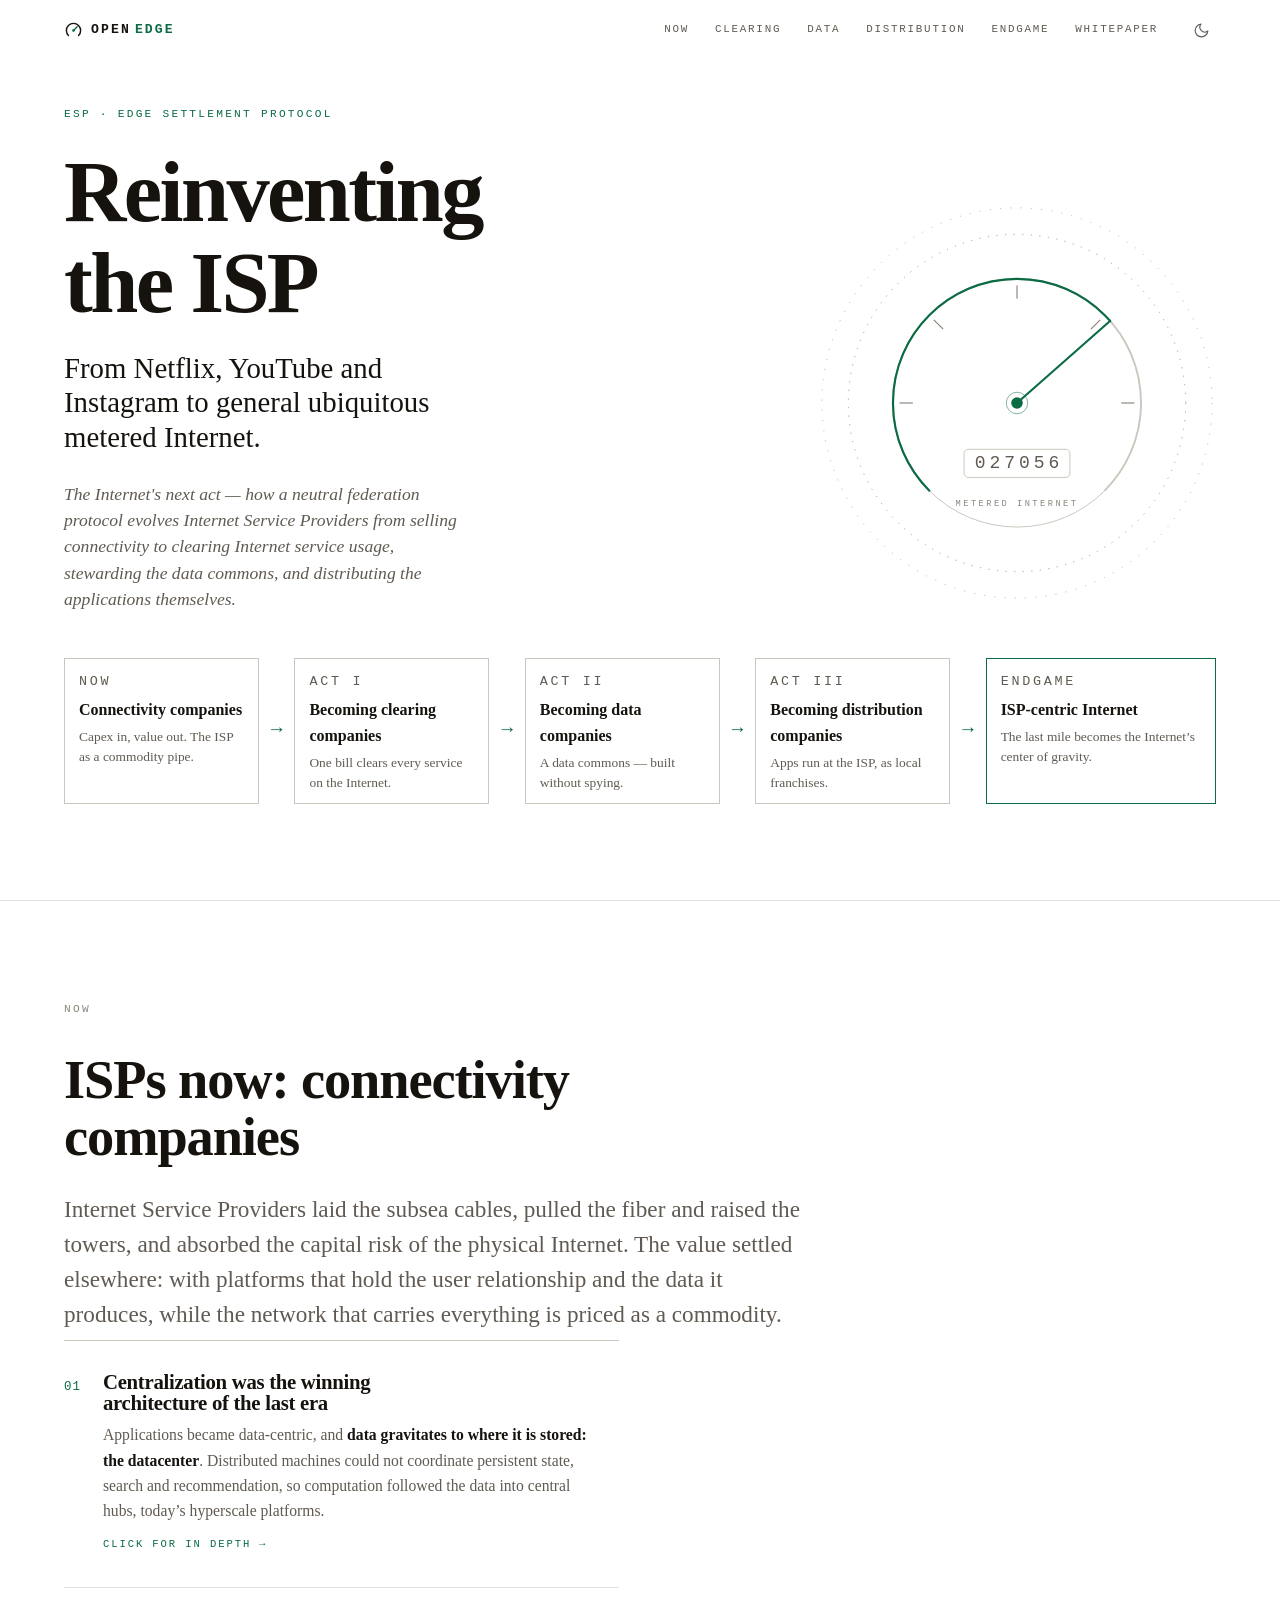
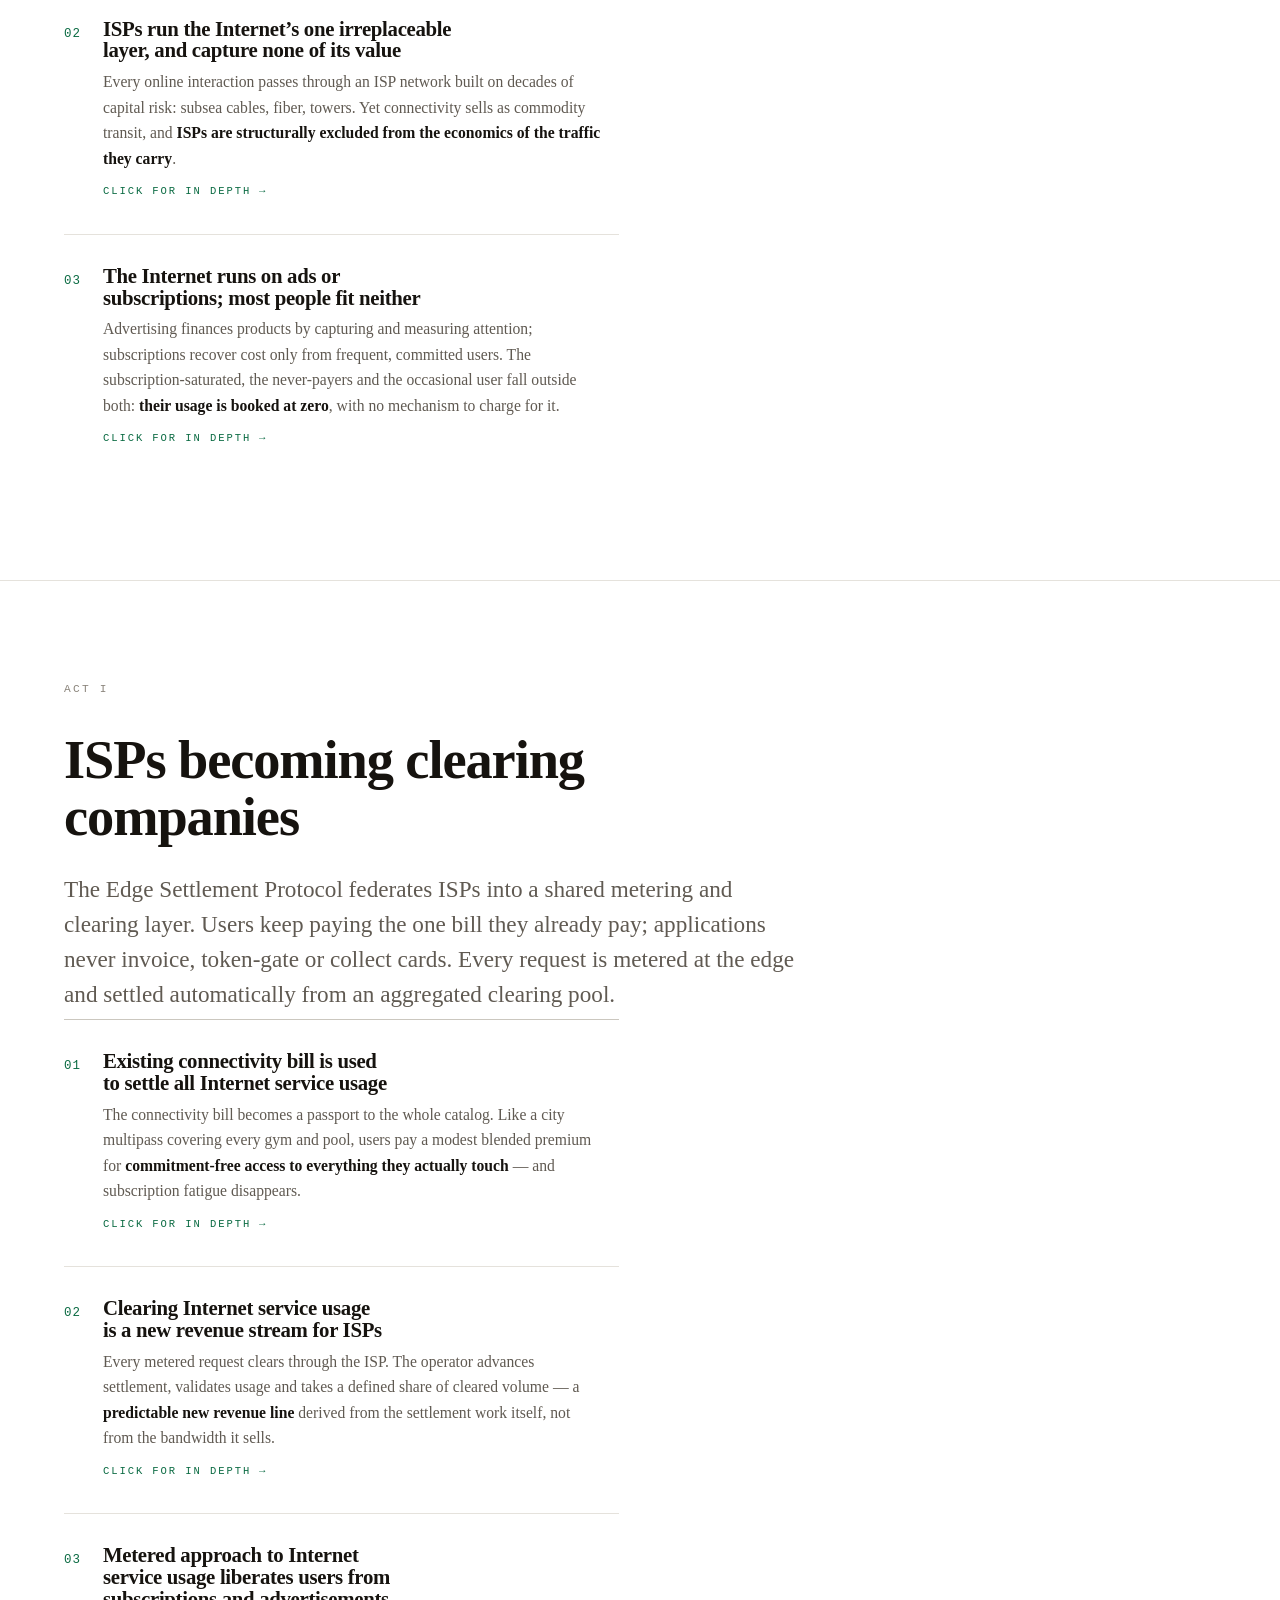
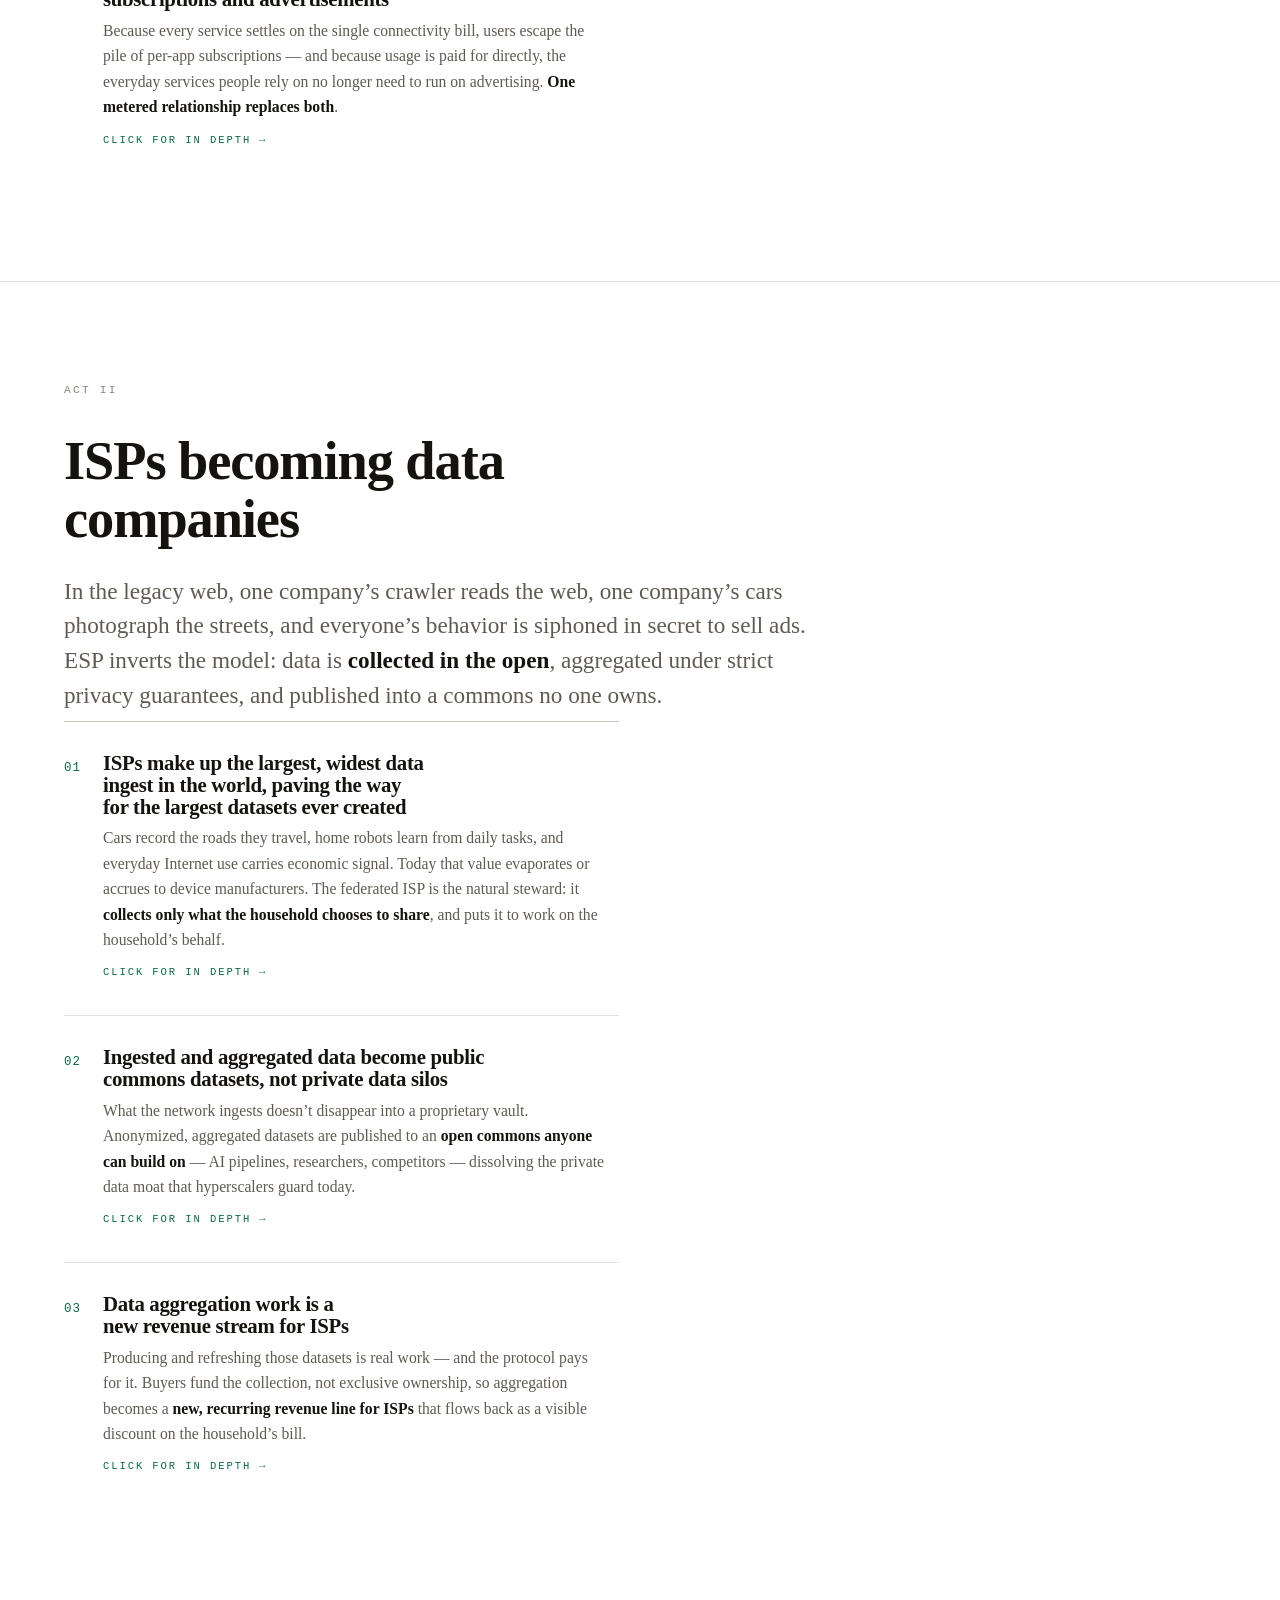
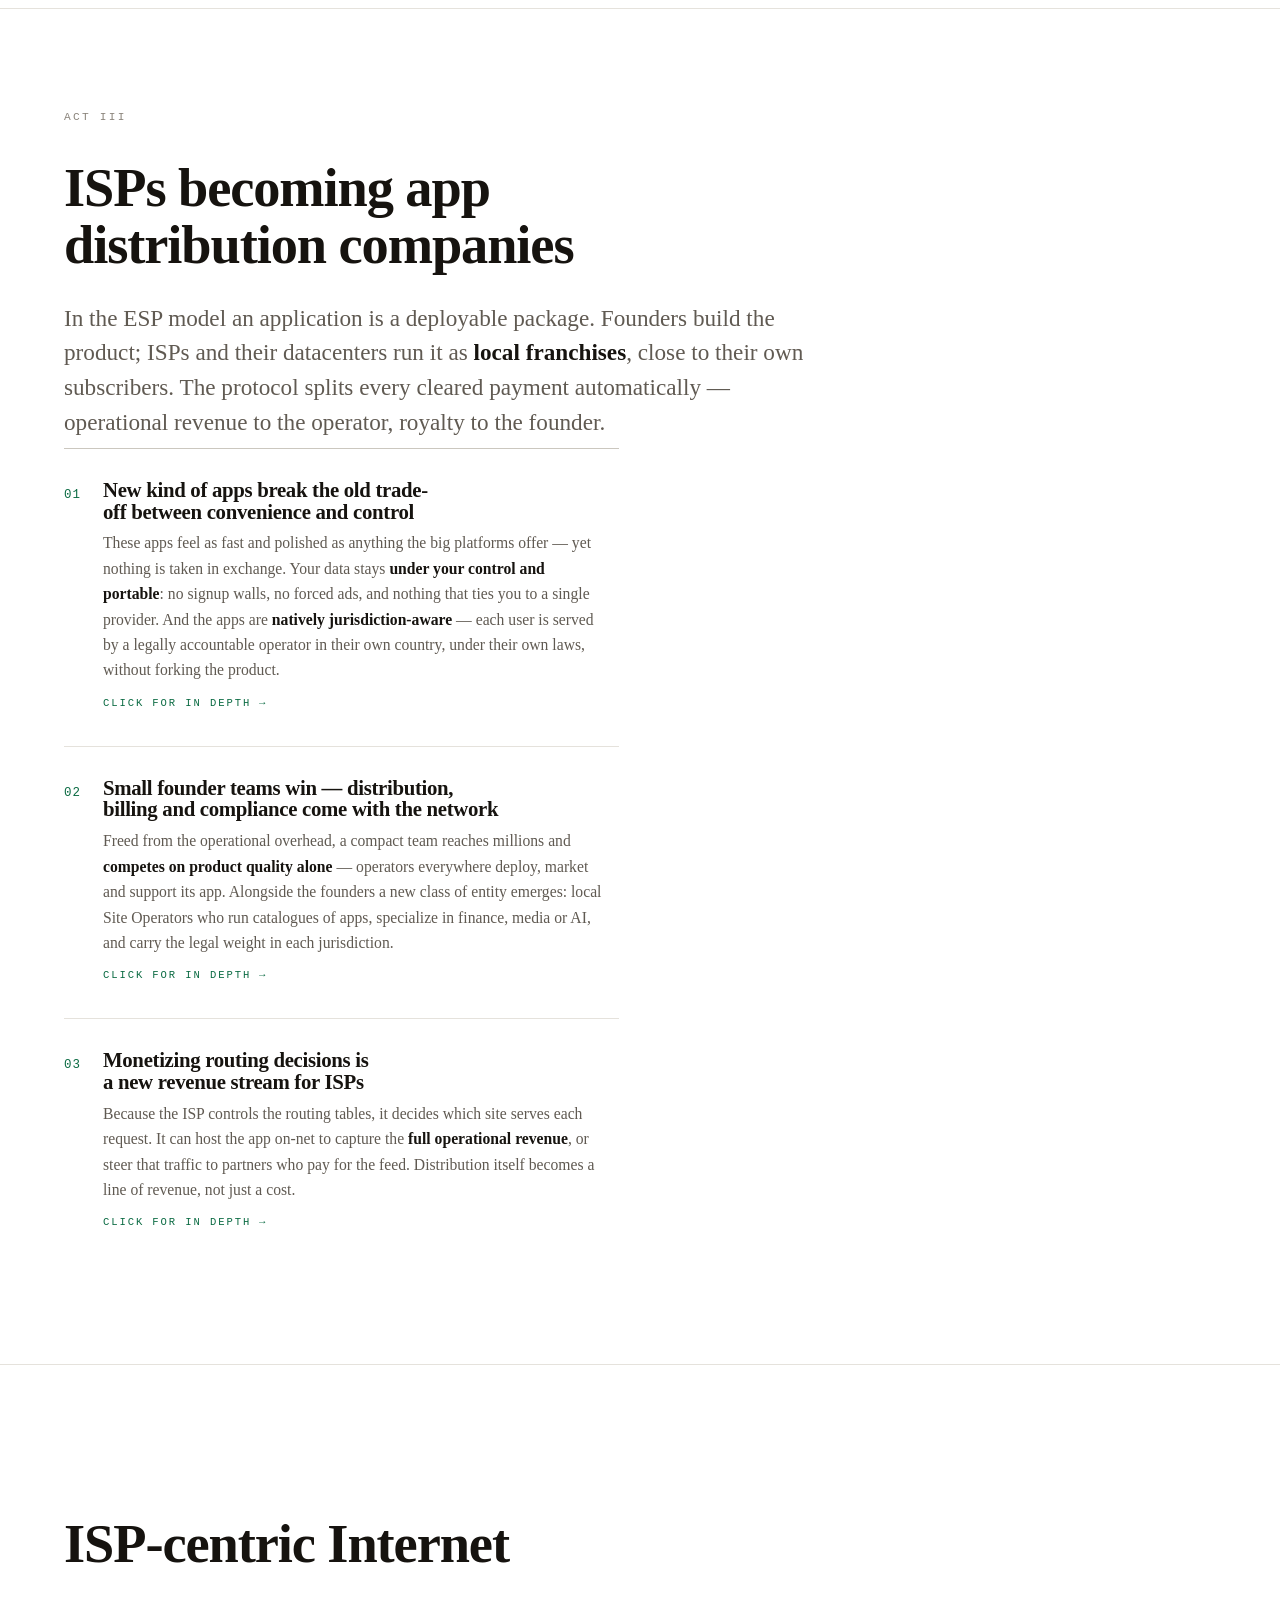
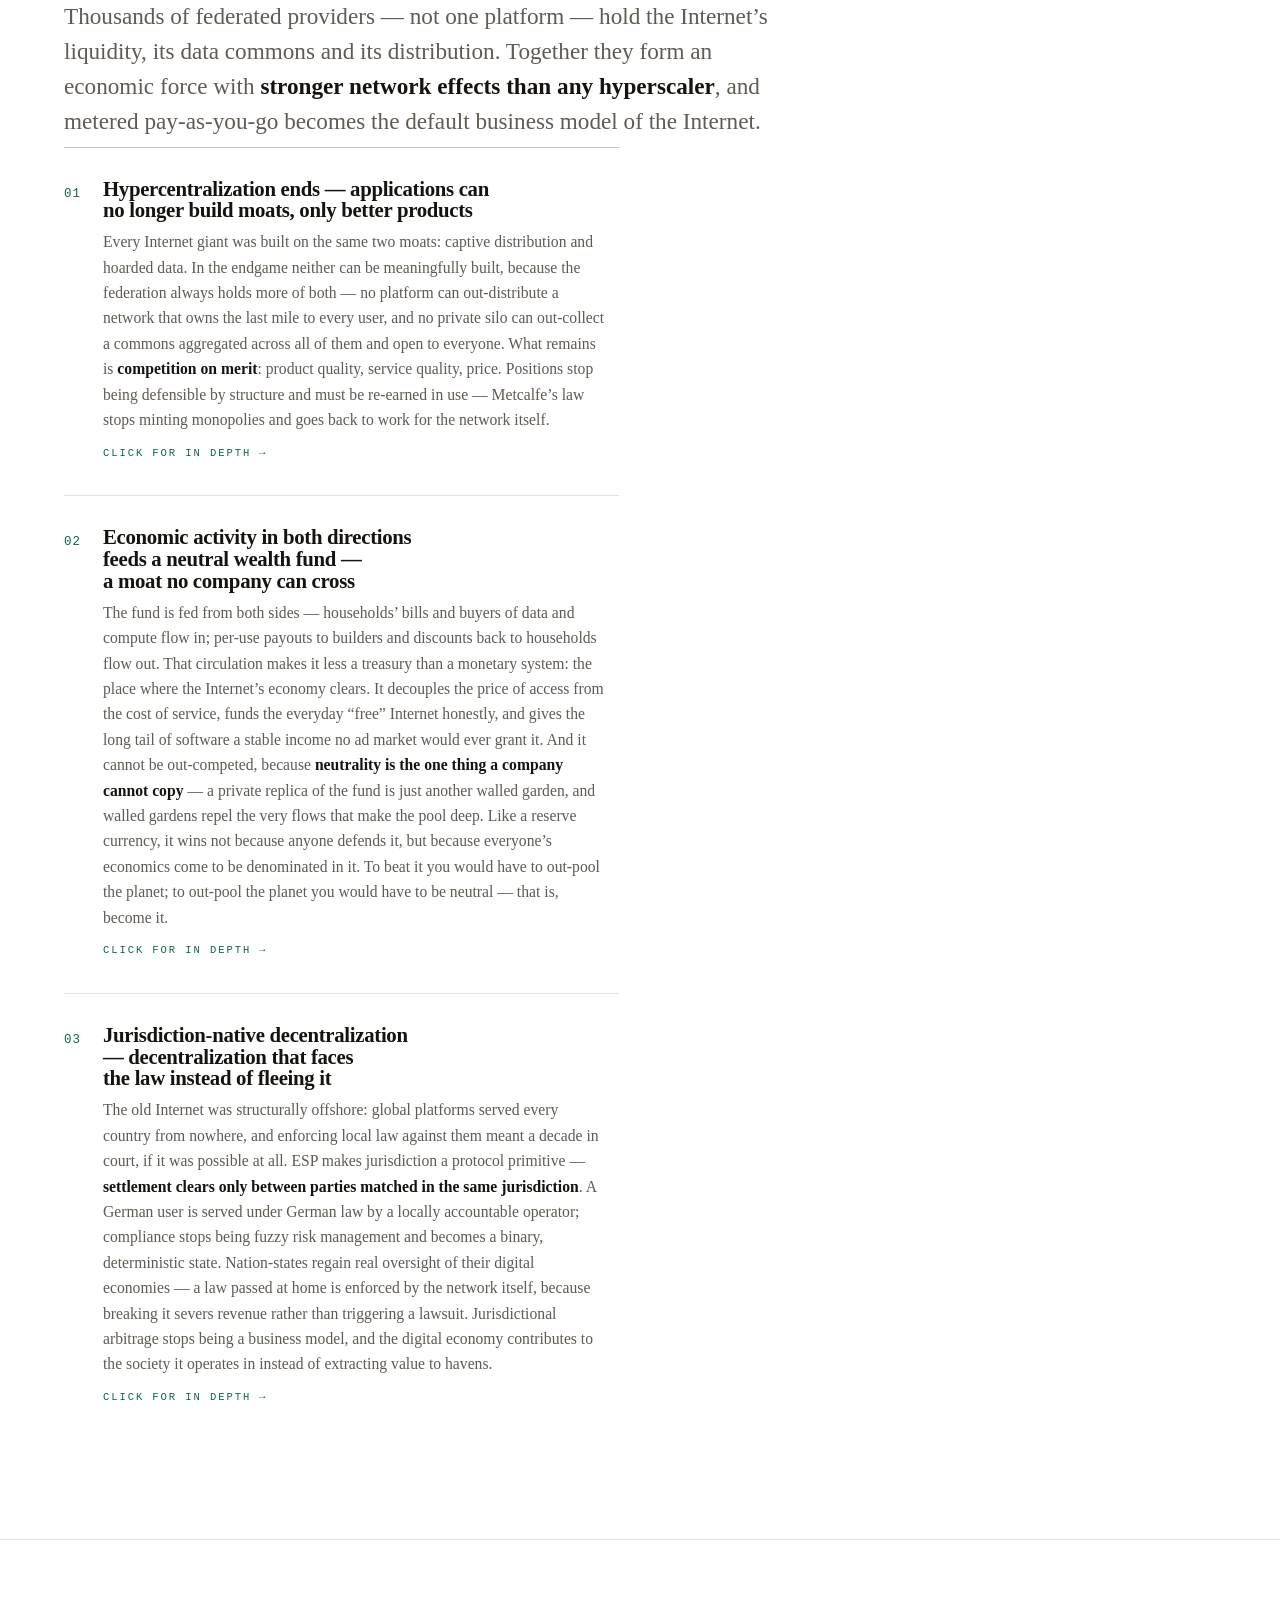
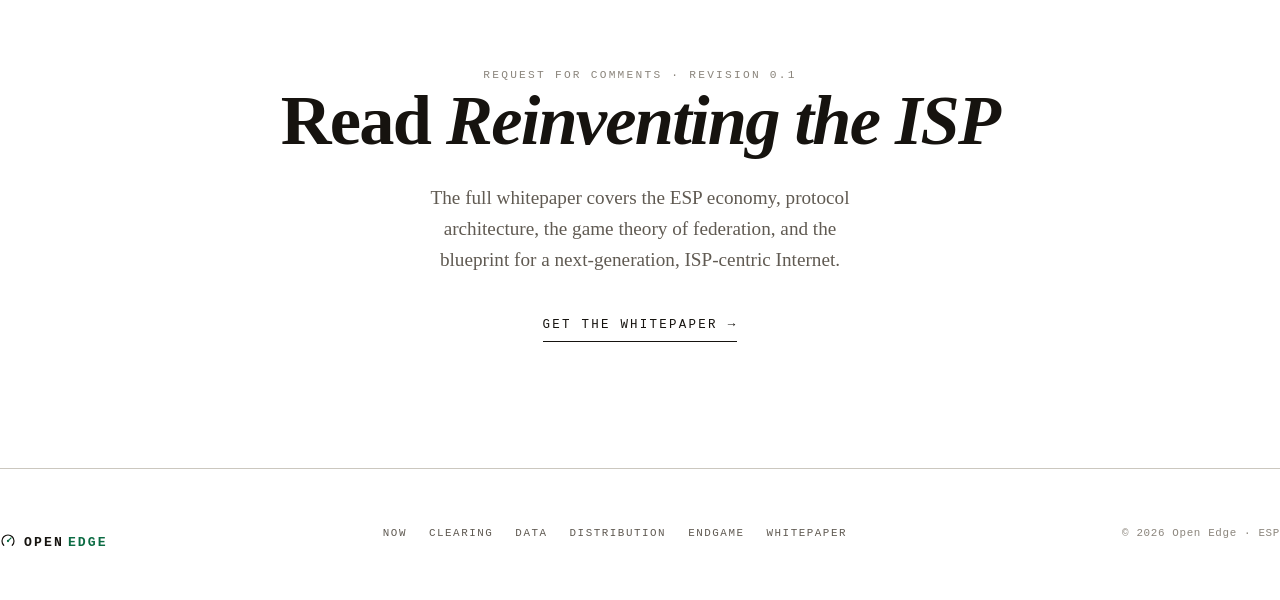
<file: site/index.html>
<!DOCTYPE html>
<html lang="en">
<head>
  <meta charset="UTF-8" />
  <meta name="viewport" content="width=device-width, initial-scale=1.0" />
  <title>Open Edge — Reinventing the ISP</title>
  <meta name="description" content="From connectivity to clearing, data and distribution — the story of how the Edge Settlement Protocol (ESP) reinvents the Internet Service Provider as the center of the open Internet." />
  <meta name="theme-color" content="#ffffff" />
  <meta name="referrer" content="strict-origin-when-cross-origin" />
  <link rel="icon" type="image/svg+xml" href="assets/favicon.svg?v=2" />
  <meta property="og:type" content="website" />
  <meta property="og:title" content="Open Edge — Reinventing the ISP" />
  <meta property="og:description" content="The story of the ISP's next act: connectivity, clearing, data, distribution, endgame." />
  <script>
    /* set theme before paint to avoid flash */
    (function () {
      try {
        var t = localStorage.getItem("oe-theme");
        if (!t) t = matchMedia("(prefers-color-scheme: dark)").matches ? "dark" : "light";
        document.documentElement.setAttribute("data-theme", t);
      } catch (e) {}
    })();
  </script>
  <link rel="stylesheet" href="css/styles.css?v=25" />
</head>
<body>
  <a class="skip-link" href="#now">Skip to content</a>

  <!-- ============================ NAV ============================ -->
  <header class="nav" id="nav">
    <div class="wrap nav__inner">
      <a class="brand" href="#top" aria-label="Open Edge home"><svg class="brand__mark" viewBox="0 0 48 48" width="19" height="19" aria-hidden="true"><path d="M11.27 36.73 A18 18 0 1 1 36.73 36.73" fill="none" stroke="currentColor" stroke-width="3.6" stroke-linecap="round"/><line x1="24" y1="24" x2="33.2" y2="14.8" class="ha-accent" stroke-width="3.6" stroke-linecap="round"/><circle cx="24" cy="24" r="3.4" class="ha-accent-fill"/></svg><b>Open<span class="brand__dim">Edge</span></b></a>
      <nav class="nav__links" aria-label="Primary">
        <a href="#now">Now</a>
        <a href="#clearing">Clearing</a>
        <a href="#data">Data</a>
        <a href="#distribution">Distribution</a>
        <a href="#endgame">Endgame</a>
        <a href="#whitepaper">Whitepaper</a>
      </nav>
      <button class="theme-toggle" id="themeToggle" type="button" aria-label="Toggle dark mode" title="Toggle theme">
        <svg class="moon" viewBox="0 0 24 24" width="17" height="17" fill="none" stroke="currentColor" stroke-width="1.6"><path d="M21 12.8A9 9 0 1 1 11.2 3a7 7 0 0 0 9.8 9.8z" stroke-linejoin="round"/></svg>
        <svg class="sun" viewBox="0 0 24 24" width="17" height="17" fill="none" stroke="currentColor" stroke-width="1.6"><circle cx="12" cy="12" r="4.2"/><path d="M12 2v2.4M12 19.6V22M4.2 4.2l1.7 1.7M18.1 18.1l1.7 1.7M2 12h2.4M19.6 12H22M4.2 19.8l1.7-1.7M18.1 5.9l1.7-1.7" stroke-linecap="round"/></svg>
      </button>
    </div>
  </header>

  <!-- ============================ METERING GAUGE ============================ -->
  <!-- Fixed, scroll-driven: starts large in the hero, docks to the top-right
       corner and its metered value climbs as you scroll. Positioned & animated
       by main.js. Purely decorative (aria-hidden), degrades to a static dial. -->
  <aside class="gauge" id="gauge" aria-hidden="true">
    <div class="gauge__dial">
      <svg viewBox="0 0 520 520">
        <!-- dotted concentric rings -->
        <circle cx="260" cy="260" r="236" fill="none" class="ha-faint" stroke-width="1.2" stroke-dasharray="1.4 11" opacity=".55"/>
        <circle cx="260" cy="260" r="204" fill="none" class="ha-faint" stroke-width="1.2" stroke-dasharray="1.4 9" opacity=".8"/>
        <circle cx="260" cy="260" r="150" fill="none" class="ha-rule" stroke-width="1.2"/>
        <!-- gauge track + progress arc (same geometry; progress revealed by JS) -->
        <path id="gaugeTrack" d="M154 366 A150 150 0 1 1 366 366" fill="none" class="gauge-track" stroke-width="2.2"/>
        <path id="gaugeArc" d="M154 366 A150 150 0 1 1 366 366" fill="none" class="gauge-prog" stroke-width="2.6"/>
        <!-- major ticks -->
        <g class="ha-faint" stroke-width="1.4">
          <line x1="260" y1="118" x2="260" y2="134"/>
          <line x1="402" y1="260" x2="386" y2="260"/>
          <line x1="118" y1="260" x2="134" y2="260"/>
          <line x1="360.6" y1="159.4" x2="349.3" y2="170.7"/>
          <line x1="159.4" y1="159.4" x2="170.7" y2="170.7"/>
        </g>
        <!-- needle (rotated by JS) -->
        <line id="gaugeNeedle" x1="260" y1="260" x2="154" y2="366" class="ha-accent" stroke-width="2.6" stroke-linecap="round"/>
        <circle cx="260" cy="260" r="7" class="ha-accent-fill"/>
        <circle cx="260" cy="260" r="13" fill="none" class="ha-accent" stroke-width="1.2" opacity=".5"/>
        <!-- odometer chrome (box + caption), inside the dial; JS fades it out on dock -->
        <g id="gaugeChrome">
          <rect x="196" y="316" width="128" height="34" rx="5" fill="none" class="ha-rule" stroke-width="1.2"/>
          <text x="260" y="384" text-anchor="middle" class="ha-cap">METERED INTERNET</text>
        </g>
      </svg>
    </div>
    <!-- readout: overlaid on the dial's odometer box (hero), slides just below when docked -->
    <span class="gauge__num" id="gaugeNum">000000</span>
  </aside>

  <main id="top">
    <!-- ============================ HERO ============================ -->
    <section class="hero wrap" id="hero">
      <div class="hero__inner">
        <p class="meta meta--accent hero__eyebrow reveal">ESP · Edge Settlement Protocol</p>
        <h1 class="hero__title reveal">Reinventing the ISP</h1>
        <p class="hero__sub reveal">From Netflix, YouTube and Instagram to general ubiquitous metered Internet.</p>
        <p class="hero__byline reveal">
          The Internet's next act — how a neutral federation protocol evolves Internet Service
          Providers from selling connectivity to clearing Internet service usage, stewarding the
          data commons, and distributing the applications themselves.
        </p>
      </div>
      <ol class="arc reveal" aria-label="The story in five acts">
        <li>
          <a class="arc__step" href="#now">
            <span class="meta">Now</span>
            <b>Connectivity companies</b>
            <span>Capex in, value out. The ISP as a commodity pipe.</span>
          </a>
        </li>
        <li>
          <a class="arc__step" href="#clearing">
            <span class="meta">Act I</span>
            <b>Becoming clearing companies</b>
            <span>One bill clears every service on the Internet.</span>
          </a>
        </li>
        <li>
          <a class="arc__step" href="#data">
            <span class="meta">Act II</span>
            <b>Becoming data companies</b>
            <span>A data commons — built without spying.</span>
          </a>
        </li>
        <li>
          <a class="arc__step" href="#distribution">
            <span class="meta">Act III</span>
            <b>Becoming distribution companies</b>
            <span>Apps run at the ISP, as local franchises.</span>
          </a>
        </li>
        <li>
          <a class="arc__step arc__step--accent" href="#endgame">
            <span class="meta meta--accent">Endgame</span>
            <b>ISP-centric Internet</b>
            <span>The last mile becomes the Internet’s center of gravity.</span>
          </a>
        </li>
      </ol>
      <div class="scrollcue reveal" aria-hidden="true"><i></i> Scroll</div>
    </section>

    <hr class="rule" />

    <!-- ============================ ACT I — CONNECTIVITY ============================ -->
    <section class="section wrap" id="now">
      <div class="section__head">
        <p class="meta section__label reveal">Now</p>
        <h2 class="section__title reveal">ISPs now: connectivity companies</h2>
      </div>
      <p class="section__lede reveal">
        Internet Service Providers laid the subsea cables, pulled the fiber and raised the towers,
        and absorbed the capital risk of the physical Internet. The value settled elsewhere: with
        platforms that hold the user relationship and the data it produces, while the network that
        carries everything is priced as a commodity.
      </p>
      <div class="itemsplit">
      <div class="items">
        <div class="item reveal">
          <div class="item__n">01</div>
          <div class="item__body">
            <h3>Centralization was the winning architecture of the last era</h3>
            <p>Applications became data-centric, and <strong>data gravitates to where it is
            stored: the datacenter</strong>. Distributed machines could not coordinate persistent
            state, search and recommendation, so computation followed the data into central hubs,
            today’s hyperscale platforms.</p>
            <span class="item__more">Click for in depth</span>
          </div>
        </div>
        <div class="item reveal">
          <div class="item__n">02</div>
          <div class="item__body">
            <h3>ISPs run the Internet’s one irreplaceable layer, and capture none of its value</h3>
            <p>Every online interaction passes through an ISP network built on decades of
            capital risk: subsea cables, fiber, towers. Yet connectivity sells as commodity
            transit, and <strong>ISPs are structurally excluded from the economics of the
            traffic they carry</strong>.</p>
            <span class="item__more">Click for in depth</span>
          </div>
        </div>
        <div class="item reveal">
          <div class="item__n">03</div>
          <div class="item__body">
            <h3>The Internet runs on ads or subscriptions; most people fit neither</h3>
            <p>Advertising finances products by capturing and measuring attention; subscriptions
            recover cost only from frequent, committed users. The subscription-saturated, the
            never-payers and the occasional user fall outside both: <strong>their usage is booked
            at zero</strong>, with no mechanism to charge for it.</p>
            <span class="item__more">Click for in depth</span>
          </div>
        </div>
      </div>
      <aside class="detail reveal" aria-label="In depth">
        <div class="detail__pane">
          <p class="meta meta--accent">In depth · 01</p>
          <div class="detail__prose">
            <p>The founding protocols of the Internet were stateless and peer-to-peer by design.
            SMTP and HTTP moved mail and pages between independent machines and kept no record
            of their own, and the network’s early shape matched its architecture. The workload
            then changed. Users came to expect persistent accounts, real-time search and
            algorithmically curated feeds, and each of these requires state: data that must be
            stored somewhere physical, kept consistent, and queried at interactive speed.</p>
            <p>During the formative years of the web, coordinating that much state across a
            loose, heterogeneous network was an intractable computer science problem. Storing
            and processing it in one place was not. Data gravitates to where it is stored,
            computation gravitates to the data, and monetization follows both. Routing traffic
            through central computational hubs, where aggregation, indexing and curation could
            be executed efficiently, was the most efficient design available, and the hubs built
            for it grew into today’s hyperscale datacenters.</p>
            <p>None of this was monopolistic intent; centralization won because it worked, and
            for two decades it was the correct engineering answer. Its side effect was
            structural: the industry’s roles were assigned, with services and their economics
            concentrating in the hubs while the network beneath was left to carry traffic.</p>
          </div>
        </div>
        <div class="detail__pane">
          <p class="meta meta--accent">In depth · 02</p>
          <div class="detail__prose">
            <p>Internet Service Providers are the only universal counterparties on the Internet:
            every online interaction, whatever its application or origin, passes through the
            network of the user’s ISP. No other class of actor holds this position. It rests on
            physical facts, wires into households, spectrum and cable landings, and on a direct,
            recurring billing relationship with nearly every connected household and business.</p>
            <p>The economics of the position do not match its structure. ISPs financed the
            physical Internet: subsea cables, terrestrial fiber and cellular towers, capital
            committed up front and recovered over decades. The services running over this
            infrastructure settle their economics elsewhere, while connectivity itself is sold
            as undifferentiated transit, compared and bought on bandwidth and price. An ISP can
            invest, consolidate or discount, but within the current arrangement it cannot
            participate in the value of the traffic it carries.</p>
            <p>The exclusion is historically understandable. Participating in service economics
            has so far meant becoming a platform: operating services, holding user data,
            competing with one’s own customers. ISPs lacked a neutral mechanism for taking part
            without abandoning their role as carriers. The position, the physics and the billing
            relationship remain in place; what has been missing is the instrument.</p>
          </div>
        </div>
        <div class="detail__pane">
          <p class="meta meta--accent">In depth · 03</p>
          <div class="detail__prose">
            <p>Two monetization models finance effectively every consumer service on the
            Internet. Advertising sells the user’s attention: the service is free at the point
            of use, earns per impression, and is therefore engineered to maximize engagement and
            to measure behavior, because measured behavior is what advertisers buy.
            Subscriptions sell commitment: a flat recurring fee that recovers its cost only from
            users whose consumption is regular enough to clear the price.</p>
            <p>A large share of real demand falls outside both boundaries. Households already
            carrying several subscriptions refuse another commitment at any price. Others never
            subscribe at all. The occasional user, one match, one film, one query a month, sits
            below every subscription’s break-even and is invisible to the model. Per-use payment
            does not rescue these cases: attaching a checkout to each interaction triggers the
            pain of paying and loss aversion, and the interaction simply does not happen.</p>
            <p>The result is a market that undercounts its own demand. Usage with genuine value
            to both sides is booked at zero because no mechanism exists to charge for it, and
            services optimize for the two constituencies they can bill, heavy users and
            advertisers, rather than for use itself.</p>
          </div>
        </div>
      </aside>
      </div>
    </section>

    <hr class="rule" />

    <!-- ============================ ACT II — CLEARING ============================ -->
    <section class="section wrap" id="clearing">
      <div class="section__head">
        <p class="meta section__label reveal">Act I</p>
        <h2 class="section__title reveal">ISPs becoming clearing companies</h2>
      </div>
      <p class="section__lede reveal">
        The Edge Settlement Protocol federates ISPs into a shared metering and clearing layer.
        Users keep paying the one bill they already pay; applications never invoice, token-gate
        or collect cards. Every request is metered at the edge and settled automatically from an
        aggregated clearing pool.
      </p>
      <div class="itemsplit">
      <div class="items">
        <div class="item reveal">
          <div class="item__n">01</div>
          <div class="item__body">
            <h3>Existing connectivity bill is used to settle all Internet service usage</h3>
            <p>The connectivity bill becomes a passport to the whole catalog. Like a city
            multipass covering every gym and pool, users pay a modest blended premium for
            <strong>commitment-free access to everything they actually touch</strong> — and
            subscription fatigue disappears.</p>
            <span class="item__more">Click for in depth</span>
          </div>
        </div>
        <div class="item reveal">
          <div class="item__n">02</div>
          <div class="item__body">
            <h3>Clearing Internet service usage is a new revenue stream for ISPs</h3>
            <p>Every metered request clears through the ISP. The operator advances settlement,
            validates usage and takes a defined share of cleared volume — a
            <strong>predictable new revenue line</strong> derived from the settlement work itself,
            not from the bandwidth it sells.</p>
            <span class="item__more">Click for in depth</span>
          </div>
        </div>
        <div class="item reveal">
          <div class="item__n">03</div>
          <div class="item__body">
            <h3>Metered approach to Internet service usage liberates users from subscriptions and advertisements</h3>
            <p>Because every service settles on the single connectivity bill, users escape the pile
            of per-app subscriptions — and because usage is paid for directly, the everyday services
            people rely on no longer need to run on advertising. <strong>One metered relationship
            replaces both</strong>.</p>
            <span class="item__more">Click for in depth</span>
          </div>
        </div>
      </div>
      <aside class="detail reveal" aria-label="In depth">
        <div class="detail__pane">
          <p class="meta meta--accent">In depth · 01</p>
          <div class="detail__prose">
            <p>For the household, no new commercial relationship is created; instead, the existing
            contract with its Internet service provider is used. The only change is the scope of
            the bill: the single recurring payment that already covers connectivity now also covers
            everything accessed through it, settled according to measured usage.</p>
            <p>Metering itself is not new to households. Electricity, telephony, and other utilities
            have been billed according to measured usage for decades. However, each of these services
            has its own independent commercial relationship with the household and can therefore be
            metered and billed separately.</p>
            <p>ISP contract becomes a form of universal Internet account. When
            consuming Internet services under that "universal account", payment is not attached to
            individual requests, usage is recorded at the point of interaction and settled afterward
            through the ISP bill; for most common services, no purchase decision occurs at the moment
            of use; a search, a minute of video or a query to a model adds to a meter rather than
            prompting a transaction. The overall goal is shifting household's perception of Internet
            service consumption into <strong>the package thinking</strong> — household assesses its Internet as a
            whole, across a billing period, rather than pricing each service in isolation — the unit
            of evaluation becomes the aggregate relationship, not the individual services.</p>
          </div>
        </div>
        <div class="detail__pane">
          <p class="meta meta--accent">In depth · 02</p>
          <div class="detail__prose">
            <p>The ISP sits between the application delivering a service and the user consuming it,
            and guarantees that the two settle. Concretely, the operator advances funds from a
            pre-committed pool, validates the metered record of each unit of usage, and bears the
            cost of reconciliation and chargebacks. This intermediary role is compensated by fees
            levied on cleared volume. For the operator it is a revenue line tied to settlement,
            independent of the bandwidth it sells.</p>
            <p>That revenue only appears where applications actually settle through the operator.
            Bilateral clearing between each application and each ISP does not scale and would
            require a separate commercial and technical arrangement for every pair, which
            applications would not undertake, and a single operator’s subscriber base is rarely
            enough to justify the work. The clearing role therefore needs a shared settlement
            surface that many operators present as one.</p>
            <p>Federating ISPs using a neutral protocol brings such an integration surface. Because
            operators clear through one protocol rather than each on its own terms, an application
            integrates against the protocol only once and reaches the users of every federated ISP.
            The protocol stands as one counterparty to each side: a single settlement interface
            facing the application, a single clearing pool facing the operator.</p>
          </div>
        </div>
        <div class="detail__pane">
          <p class="meta meta--accent">In depth · 03</p>
          <div class="detail__prose">
            <p>Subscription pricing requires a forward commitment: the household must judge,
            before trying a service, whether future use will justify a recurring fee. The
            structure filters adoption toward services used daily and against the occasional or
            unfamiliar. Each adopted service adds a standing contract to be tracked and eventually
            cancelled, and revenue under the model concentrates in payments that continue
            unnoticed.</p>
            <p>Advertising-funded services carry no fee but are not costless: the user supplies
            personal data and attention, and product design is oriented toward the advertiser’s
            objectives. The model persisted because no other mechanism could finance services that
            are free at the point of use. Metered settlement supplies that mechanism. Usage is
            measured at the point of interaction and settled through the existing connectivity
            bill.</p>
            <p>A single account then provides access to the entire catalog. Access held available
            regardless of use has a price of its own,
            known as option value, and households pay it knowingly: one projecting twelve dollars
            of ordinary usage will accept a bill of fifteen, with the premium pricing the option
            rather than expected consumption. Services with infrequent use or small audiences,
            unviable under subscription or advertising models, become accessible because no
            advance purchase decision is required.</p>
          </div>
        </div>
      </aside>
      </div>
    </section>

    <hr class="rule" />

    <!-- ============================ ACT III — DATA ============================ -->
    <section class="section wrap" id="data">
      <div class="section__head">
        <p class="meta section__label reveal">Act II</p>
        <h2 class="section__title reveal">ISPs becoming data companies</h2>
      </div>
      <p class="section__lede reveal">
        In the legacy web, one company’s crawler reads the web, one company’s cars photograph the
        streets, and everyone’s behavior is siphoned in secret to sell ads. ESP inverts the model:
        data is <strong>collected in the open</strong>, aggregated under strict privacy guarantees,
        and published into a commons no one owns.
      </p>
      <div class="itemsplit">
      <div class="items">
        <div class="item reveal">
          <div class="item__n">01</div>
          <div class="item__body">
            <h3>ISPs make up the largest, widest data ingest in the world, paving the way for the largest datasets ever created</h3>
            <p>Cars record the roads they travel, home robots learn from daily tasks, and
            everyday Internet use carries economic signal. Today that value evaporates or
            accrues to device manufacturers. The federated ISP is the natural steward: it
            <strong>collects only what the household chooses to share</strong>, and puts it to
            work on the household’s behalf.</p>
            <span class="item__more">Click for in depth</span>
          </div>
        </div>
        <div class="item reveal">
          <div class="item__n">02</div>
          <div class="item__body">
            <h3>Ingested and aggregated data become public commons datasets, not private data silos</h3>
            <p>What the network ingests doesn’t disappear into a proprietary vault. Anonymized,
            aggregated datasets are published to an <strong>open commons anyone can build on</strong>
            — AI pipelines, researchers, competitors — dissolving the private data moat that
            hyperscalers guard today.</p>
            <span class="item__more">Click for in depth</span>
          </div>
        </div>
        <div class="item reveal">
          <div class="item__n">03</div>
          <div class="item__body">
            <h3>Data aggregation work is a new revenue stream for ISPs</h3>
            <p>Producing and refreshing those datasets is real work — and the protocol pays for it.
            Buyers fund the collection, not exclusive ownership, so aggregation becomes a
            <strong>new, recurring revenue line for ISPs</strong> that flows back as a visible
            discount on the household’s bill.</p>
            <span class="item__more">Click for in depth</span>
          </div>
        </div>
      </div>
      <aside class="detail reveal" aria-label="In depth">
        <div class="detail__pane">
          <p class="meta meta--accent">In depth · 01</p>
          <div class="detail__prose">
            <p>Households are about to produce more valuable data than most companies do. A car
            with cameras records the streets it drives through. Every task a household robot
            performs, from vacuuming today to housework tomorrow, is a recorded example of real
            physical work. Everyday browsing adds a record of what people look
            for and choose. Even the broadband line itself has a use, since a crawler running from
            a residential connection sees the ordinary web — the local versions, the pages served
            to real visitors — that datacenter crawlers get blocked from or shown substitutes for.</p>
            <p>No single company is in a position to gather these streams together. The car maker
            gets its own cars, the robot vendor its own robots, and even the largest platform sees
            only what happens inside its own products. An ISP already has a paid relationship with
            the household, a legal presence in the same country, and a wire into every one of those
            devices. Thousands of ISPs acting through a common protocol can therefore collect
            across all of it, and can do it in the open: data is gathered when a buyer commissions
            it, each operator handles only its own subscribers, personal detail is removed before
            anything is published, and the household gets a share back via its regular monthly
            bill. Whether the car’s cameras contribute at all, and to which network,
            stays the owner’s decision rather than the manufacturer’s.</p>
            <p>What comes out is hard to obtain by any other means: street imagery refreshed by
            daily commutes, manipulation data from household robots at population scale, a
            continuously updated index of the web, behavioral aggregates covering entire countries.
            Building any one of these requires being present in millions of homes at once, and that
            is the position ISPs already occupy.</p>
          </div>
        </div>
        <div class="detail__pane">
          <p class="meta meta--accent">In depth · 02</p>
          <div class="detail__prose">
            <p>The defining rule of the data market is that the buyer never takes possession of the
            data. A purchase funds a round of collection, and the output — anonymized and
            aggregated until no individual can be recovered — is published openly for anyone to
            read. What a buyer pays for is the data existing and being current: the slice it needs
            is often missing or stale until someone funds its collection. Rivals reading the same
            dataset afterward takes nothing away from that, and a commissioned refresh still costs
            far less than running a private collection network — the only other way to get the
            data at all.</p>
            <p>Because the dataset is open and excludes no one, no single buyer has to fund all of
            it. Different organizations pay to refresh the parts they care about — a logistics firm
            keeping road and street imagery current, a retailer funding collection of shopping
            behavior, a government improving coverage of its own region, an AI lab commissioning
            whatever it needs to train on. Each request is placed
            through the same protocol and fulfilled by the same collector — the federated ISP
            collective — and every result accumulates in the same dataset. Each funder therefore
            improves the data for everyone else as a byproduct of serving itself, and the cost of
            keeping the commons fresh is spread across many parties with unrelated interests rather
            than resting on any single one.</p>
            <p>Once these datasets are open to everyone, holding data stops being an advantage in
            itself, and the contest moves to what gets built on top of them. The record itself —
            what the web contains, what the streets look like — also stops being kept by companies
            whose revenue depends on which version of it people are shown.</p>
          </div>
        </div>
        <div class="detail__pane">
          <p class="meta meta--accent">In depth · 03</p>
          <div class="detail__prose">
            <p>Maintaining the commons is real work — collection has to run, anonymization has to
            hold, quality has to be checked, storage has to be paid for — and the system treats it
            as work rather than charity. Every commissioned refresh routes payment to the operators
            who performed it, and because demand for fresh data never ends, the income arrives not
            as a windfall but as a recurring line of business: the second revenue stream the ISP
            acquires in this story.</p>
            <p>Part of that stream flows onward to the households whose activity, in aggregate, made
            the data worth anything. Here the design bows to human nature. People will not run
            wallets to collect cents; the worth of any one person’s signal is genuinely small, and
            paying it out directly feels like a chore dressed up as an opportunity. Folded instead
            into the bill that already exists — as a visible discount, applied automatically, for
            everyone — the same money becomes something a household actually notices. The operator
            does the harvesting; the subscriber simply pays less.</p>
            <p>In the aggregate, this is the revenue that replaces advertising as the patron of the
            everyday Internet. Search, mail, news and video have always been paid for by something.
            Financed from data and computation sold openly, rather than attention sold covertly, the
            free tier survives with its incentives repaired: the services need their users
            satisfied, not captivated.</p>
          </div>
        </div>
      </aside>
      </div>
    </section>

    <hr class="rule" />

    <!-- ============================ ACT IV — DISTRIBUTION ============================ -->
    <section class="section wrap" id="distribution">
      <div class="section__head">
        <p class="meta section__label reveal">Act III</p>
        <h2 class="section__title reveal">ISPs becoming app distribution companies</h2>
      </div>
      <p class="section__lede reveal">
        In the ESP model an application is a deployable package. Founders build the product;
        ISPs and their datacenters run it as <strong>local franchises</strong>, close to their own
        subscribers. The protocol splits every cleared payment automatically — operational revenue
        to the operator, royalty to the founder.
      </p>
      <div class="itemsplit">
      <div class="items">
        <div class="item reveal">
          <div class="item__n">01</div>
          <div class="item__body">
            <h3>New kind of apps break the old trade-off between convenience and control</h3>
            <p>These apps feel as fast and polished as anything the big platforms offer — yet
            nothing is taken in exchange. Your data stays <strong>under your control and
            portable</strong>: no signup walls, no forced ads, and nothing that ties you to a single
            provider. And the apps are <strong>natively jurisdiction-aware</strong> — each user is
            served by a legally accountable operator in their own country, under their own laws,
            without forking the product.</p>
            <span class="item__more">Click for in depth</span>
          </div>
        </div>
        <div class="item reveal">
          <div class="item__n">02</div>
          <div class="item__body">
            <h3>Small founder teams win — distribution, billing and compliance come with the network</h3>
            <p>Freed from the operational overhead, a compact team reaches millions and
            <strong>competes on product quality alone</strong> — operators everywhere deploy, market
            and support its app. Alongside the founders a new class of entity emerges: local Site
            Operators who run catalogues of apps, specialize in finance, media or AI, and carry the
            legal weight in each jurisdiction.</p>
            <span class="item__more">Click for in depth</span>
          </div>
        </div>
        <div class="item reveal">
          <div class="item__n">03</div>
          <div class="item__body">
            <h3>Monetizing routing decisions is a new revenue stream for ISPs</h3>
            <p>Because the ISP controls the routing tables, it decides which site serves each request.
            It can host the app on-net to capture the <strong>full operational revenue</strong>, or
            steer that traffic to partners who pay for the feed. Distribution itself becomes a line of
            revenue, not just a cost.</p>
            <span class="item__more">Click for in depth</span>
          </div>
        </div>
      </div>
      <aside class="detail reveal" aria-label="In depth">
        <div class="detail__pane">
          <p class="meta meta--accent">In depth · 01</p>
          <div class="detail__prose">
            <p>Decentralized software has historically asked its users for a sacrifice. Systems that
            pushed every action through global consensus were slower, clumsier and poorer than their
            centralized rivals by construction — and no principle survives a ten-second wait to post
            a message. For open architectures to win, they had to stop being a compromise.</p>
            <p>The resolution is a division of labor. Only what genuinely requires incorruptibility —
            money, settlement, ownership — touches the shared ledger. The applications themselves
            run in real datacenters with everything co-located and tuned, exactly as the incumbents
            run theirs, so nothing in the experience betrays the architecture beneath. The
            difference is confined to who holds what: the user’s data lives in storage the user
            controls, replicated close to the application for speed, readable to it but never
            absorbed by it. Walking away means pointing that data at a different provider — not
            reconstructing a digital life from scratch.</p>
            <p>Law is treated with the same seriousness as latency. Each user is served from a site
            operated by an accountable company in their own country, under their own rules; whatever
            must differ between countries is configured locally rather than forked from the product.
            The result reverses the terms the platform era imposed: software that feels global and
            answers locally, convenience without captivity — and nothing holding the user in place
            except the product continuing to deserve them.</p>
          </div>
        </div>
        <div class="detail__pane">
          <p class="meta meta--accent">In depth · 02</p>
          <div class="detail__prose">
            <p>What has always been scarce for a founding team is not the ability to build software
            but everything surrounding it: reaching users, charging them, satisfying a hundred
            regulators, staffing support at three in the morning. This model lifts all of it off the
            builder’s desk. The creators’ claim on their work is written into the settlement layer
            itself — a share of every paid interaction, anywhere on earth, flows to them
            automatically — which means the code can be given away freely without giving away the
            living it earns.</p>
            <p>The operations land with those equipped to carry them. Local operators deploy the
            application in their own datacenters, answer to their own regulators, staff their own
            support — and because they earn from every unit of usage they serve, they promote the
            product to their subscribers as energetically as a franchisee promotes a brand. A
            handful of engineers thereby inherits, without hiring anyone, the sales force and
            operations of a multinational.</p>
            <p>Even the financing bends to the same logic. A team can raise money against the usage
            its product will one day generate, repay it automatically from revenue as it arrives,
            and emerge unencumbered once the agreed cap is reached — no board seats surrendered, no
            permanent tax on the product’s future. What disciplines the whole arrangement is the
            absence of walls: builders who neglect their work can be replaced, and builders who keep
            deserving their share keep receiving it. Usefulness, continuously renewed, is the only
            tenure.</p>
          </div>
        </div>
        <div class="detail__pane">
          <p class="meta meta--accent">In depth · 03</p>
          <div class="detail__prose">
            <p>Applications in this environment are reached through addresses that many datacenters
            announce at once, leaving the network to decide which one answers each request. That
            decision belongs to the ISP, which controls the routes its subscribers’ traffic takes —
            and here the decision carries money, because whoever serves the request earns the
            revenue for operating it.</p>
            <p>Both available choices pay. An operator that hosts an application locally keeps the
            full operating income, serves its subscribers at the lowest possible latency, and never
            pays to carry the traffic elsewhere. An operator that would rather not run a particular
            service still holds something of value — the demand itself — and can direct it to
            partners on agreed terms. Between hosting and steering there is no neutral setting in
            which the position earns nothing; the operator chooses only in which currency to be
            paid.</p>
            <p>Practiced at scale, this becomes a business of portfolio judgment. Capable operators
            run catalogues of applications on one shared pool of machines, shifting capacity toward
            whatever is busy tonight and renting the idle remainder out for background work; over
            time they specialize around their strengths — one excelling at regulated financial
            services, another at media, a third at machine-learning workloads on its accelerator
            fleet. Distribution, a function ISPs have performed unpaid since the network began,
            matures into their third business — and the one that feeds the other two.</p>
          </div>
        </div>
      </aside>
      </div>
    </section>

    <hr class="rule" />

    <!-- ============================ ACT V — ENDGAME ============================ -->
    <section class="section wrap" id="endgame">
      <div class="section__head">
        <p class="meta section__label reveal">Endgame</p>
        <h2 class="section__title reveal">ISP-centric Internet</h2>
      </div>
      <p class="section__lede reveal">
        Thousands of federated providers — not one platform — hold the Internet’s liquidity, its
        data commons and its distribution. Together they form an economic force with
        <strong>stronger network effects than any hyperscaler</strong>, and metered pay-as-you-go
        becomes the default business model of the Internet.
      </p>
      <div class="itemsplit">
      <div class="items">
        <div class="item reveal">
          <div class="item__n">01</div>
          <div class="item__body">
            <h3>Hypercentralization ends — applications can no longer build moats, only better products</h3>
            <p>Every Internet giant was built on the same two moats: captive distribution and hoarded
            data. In the endgame neither can be meaningfully built, because the federation always
            holds more of both — no platform can out-distribute a network that owns the last mile to
            every user, and no private silo can out-collect a commons aggregated across all of them
            and open to everyone. What remains is <strong>competition on merit</strong>: product
            quality, service quality, price. Positions stop being defensible by structure and must be
            re-earned in use — Metcalfe’s law stops minting monopolies and goes back to work for the
            network itself.</p>
            <span class="item__more">Click for in depth</span>
          </div>
        </div>
        <div class="item reveal">
          <div class="item__n">02</div>
          <div class="item__body">
            <h3>Economic activity in both directions feeds a neutral wealth fund — a moat no company can cross</h3>
            <p>The fund is fed from both sides — households’ bills and buyers of data and compute
            flow in; per-use payouts to builders and discounts back to households flow out. That
            circulation makes it less a treasury than a monetary system: the place where the
            Internet’s economy clears. It decouples the price of access from the cost of service,
            funds the everyday “free” Internet honestly, and gives the long tail of software a
            stable income no ad market would ever grant it. And it cannot be out-competed, because
            <strong>neutrality is the one thing a company cannot copy</strong> — a private replica
            of the fund is just another walled garden, and walled gardens repel the very flows that
            make the pool deep. Like a reserve currency, it wins not because anyone defends it, but
            because everyone’s economics come to be denominated in it. To beat it you would have to
            out-pool the planet; to out-pool the planet you would have to be neutral — that is,
            become it.</p>
            <span class="item__more">Click for in depth</span>
          </div>
        </div>
        <div class="item reveal">
          <div class="item__n">03</div>
          <div class="item__body">
            <h3>Jurisdiction-native decentralization — decentralization that faces the law instead of fleeing it</h3>
            <p>The old Internet was structurally offshore: global platforms served every country from
            nowhere, and enforcing local law against them meant a decade in court, if it was possible
            at all. ESP makes jurisdiction a protocol primitive — <strong>settlement clears only
            between parties matched in the same jurisdiction</strong>. A German user is served under
            German law by a locally accountable operator; compliance stops being fuzzy risk
            management and becomes a binary, deterministic state. Nation-states regain real oversight
            of their digital economies — a law passed at home is enforced by the network itself,
            because breaking it severs revenue rather than triggering a lawsuit. Jurisdictional
            arbitrage stops being a business model, and the digital economy contributes to the
            society it operates in instead of extracting value to havens.</p>
            <span class="item__more">Click for in depth</span>
          </div>
        </div>
      </div>
      <aside class="detail reveal" aria-label="In depth">
        <div class="detail__pane">
          <p class="meta meta--accent">In depth · 01</p>
          <div class="detail__prose">
            <p>Every dominant platform of the last generation was constructed from the same three
            materials: control of the route to users, custody of their identities, and exclusive
            accumulation of the data their activity produced. The products and brands were the
            visible surface; those three holdings were the load-bearing structure. The end state
            described here is simply the condition in which none of the three can be held any
            longer.</p>
            <p>The route to users belongs to the federated network and is priced the same for
            everyone. Identity stays where it naturally lives — with the provider a household
            already knows — which vouches for its subscribers toward services without handing over
            who they are; no application accumulates accounts, because none needs them. And data,
            flowing into open aggregates that anyone may use, can no longer be hoarded into an
            advantage: whatever one company learns from the commons, its competitor can learn as
            well. The raw materials of monopoly are still produced, more abundantly than ever; they
            simply no longer accumulate anywhere private.</p>
            <p>A market stripped of these instruments has one axis left, and it is the one users
            always wanted: quality. A service that decays or turns against its users can be walked
            away from, data in hand, and every operator has reasons to make the walking easy —
            though never free, so that building well still compounds. Scale still matters and
            networks still concentrate; what they now concentrate is the shared fabric itself,
            which belongs to no one and therefore threatens no one.</p>
          </div>
        </div>
        <div class="detail__pane">
          <p class="meta meta--accent">In depth · 02</p>
          <div class="detail__prose">
            <p>At the center of this economy sits a single shared fund, and everything passes
            through it in both directions. Households’ payments flow in, alongside the money paid by
            buyers of data and computation; payments to applications flow out as usage settles, and
            discounts flow back to households. It is less a treasury than a circulation — the point
            at which the Internet’s economy clears — and its reserves blend every kind of revenue
            the network produces.</p>
            <p>The blending is what gives it power. Because connectivity fees, service usage, data
            income and compute income mingle in one pool, no service has to be priced by its own
            costs alone: the heavy user of one thing is carried by the light user of another,
            expensive months are absorbed by quiet ones, and the everyday services that anchor the
            Internet can be offered generously while strict metering runs invisibly below. It is the
            mechanism of an insurance pool, applied to an entire economy.</p>
            <p>What protects the fund is not its size but its constitution. Any imitation built by a
            company would have an owner, and an owner is exactly what such a pool cannot survive —
            no operator will pour its subscribers’ economics into a rival’s coffers. Depth comes
            only from a neutrality that no company can offer, which is why the fund cannot be
            competed with, only joined. A position held that way needs no defending; it is simply
            final.</p>
          </div>
        </div>
        <div class="detail__pane">
          <p class="meta meta--accent">In depth · 03</p>
          <div class="detail__prose">
            <p>The legal signature of the platform era was placelessness. A service could be
            consumed in one country, operated from a second, incorporated in a third and taxed — if
            at all — in a fourth; every attempt to govern it slid off toward some other
            jurisdiction. This was not a failure of regulators but a property of the architecture:
            where the money and the operation can always move, the law can only ever chase.</p>
            <p>The new arrangement removes the escape rather than sharpening the pursuit. Settlement
            is possible only between parties under the same law: whoever serves a user must be a
            company established where that user lives, and where that condition fails, the payment
            simply never clears. Obligations that once required treaties to enforce — consumer
            protection, taxation, lawful process — now attach automatically to someone within
            reach. And the operators gain as much as they concede: a local company serving local
            customers under familiar law is a far safer thing to be than a link in an unaccountable
            global chain.</p>
            <p>For governments, this restores authority without expanding surveillance: rules made
            at home bind the companies at home, and breaking them interrupts revenue directly — a
            consequence measured in days rather than in decades of litigation. For the Internet as a
            whole, it ends the era in which regulatory escape was a business model. What is earned
            in a society settles there, is taxed there, and helps carry the society it came from.</p>
          </div>
        </div>
      </aside>
      </div>
    </section>

    <hr class="rule" />

    <!-- ============================ CTA ============================ -->
    <section class="cta wrap" id="whitepaper">
      <p class="meta reveal">Request for Comments · Revision 0.1</p>
      <h2 class="cta__title reveal">Read <em>Reinventing the ISP</em></h2>
      <p class="cta__lede reveal">
        The full whitepaper covers the ESP economy, protocol architecture, the game theory of
        federation, and the blueprint for a next-generation, ISP-centric Internet.
      </p>
      <a class="link-lg reveal" href="https://openedgeorg.github.io/whitepaper/whitepaper.pdf" target="_blank" rel="noopener">Get the whitepaper <span aria-hidden="true">→</span></a>
    </section>
  </main>

  <!-- ============================ FOOTER ============================ -->
  <footer class="footer wrap">
    <div class="footer__inner">
      <div class="footer__brand">
        <svg class="footer__mark" viewBox="0 0 48 48" width="16" height="16" aria-hidden="true"><path d="M11.27 36.73 A18 18 0 1 1 36.73 36.73" fill="none" stroke="currentColor" stroke-width="3.6" stroke-linecap="round"/><line x1="24" y1="24" x2="33.2" y2="14.8" class="ha-accent" stroke-width="3.6" stroke-linecap="round"/><circle cx="24" cy="24" r="3.4" class="ha-accent-fill"/></svg><b>Open<span class="brand__dim">Edge</span></b>
      </div>
      <nav class="footer__nav" aria-label="Footer">
        <a href="#now">Now</a>
        <a href="#clearing">Clearing</a>
        <a href="#data">Data</a>
        <a href="#distribution">Distribution</a>
        <a href="#endgame">Endgame</a>
        <a href="#whitepaper">Whitepaper</a>
      </nav>
      <div class="footer__meta">
        <p>© <span id="year">2026</span> Open Edge · ESP</p>
      </div>
    </div>
  </footer>

  <script src="js/main.js?v=15" defer></script>
</body>
</html>
</file>
<file: site/css/styles.css>
/* ============================================================
   Open Edge — ESP
   Minimal editorial system: black serif on white, mono meta,
   hairline rules, one restrained accent. Inspired by europe2031.ai
   ============================================================ */

:root {
  --bg: #ffffff;
  --bg-2: #fafafa;
  --fg: #16130f;
  --muted: #605a52;
  --faint: #8b857c;
  --rule: #e5e2dc;
  --rule-strong: #cbc7bf;
  --accent: #0b6b43;        /* muted forest — ESP green, restrained */
  --accent-ink: #095c39;
  --sel: #d9f0e3;

  --serif: "Iowan Old Style", "Charter", "Sorts Mill Goudy", Georgia, "Times New Roman", Times, serif;
  --mono: ui-monospace, "SF Mono", "JetBrains Mono", Menlo, Consolas, "Liberation Mono", monospace;

  --maxw: 1280px;
  --pad: clamp(22px, 5vw, 88px);
  --measure: 64ch;
  --ease: cubic-bezier(.22, .61, .36, 1);
}

[data-theme="dark"] {
  --bg: #0e0d0c;
  --bg-2: #141312;
  --fg: #ece9e3;
  --muted: #a7a199;
  --faint: #7c766d;
  --rule: #272522;
  --rule-strong: #3a3733;
  --accent: #5fd39a;
  --accent-ink: #7ee0ad;
  --sel: #10362a;
}

* { box-sizing: border-box; }
html { -webkit-text-size-adjust: 100%; scroll-behavior: smooth; }
@media (prefers-reduced-motion: reduce) { html { scroll-behavior: auto; } }

body {
  margin: 0;
  background: var(--bg);
  color: var(--fg);
  font-family: var(--serif);
  font-size: 19px;
  line-height: 1.62;
  -webkit-font-smoothing: antialiased;
  text-rendering: optimizeLegibility;
  font-feature-settings: "kern" 1, "liga" 1;
  overflow-x: hidden;
  transition: background .4s var(--ease), color .4s var(--ease);
}

::selection { background: var(--sel); }

h1, h2, h3 { font-weight: 600; line-height: 1.05; letter-spacing: -.015em; margin: 0; }
p { margin: 0; }
a { color: inherit; text-decoration: none; }
em, i { font-style: italic; }
strong { font-weight: 600; }

.wrap { width: 100%; max-width: var(--maxw); margin-inline: auto; padding-inline: var(--pad); }

.skip-link { position: absolute; left: -999px; top: 0; z-index: 200; background: var(--fg); color: var(--bg); padding: 10px 16px; }
.skip-link:focus { left: 0; }

/* ---- meta / eyebrow / labels ---- */
.meta {
  font-family: var(--mono);
  font-size: .7rem;
  letter-spacing: .2em;
  text-transform: uppercase;
  color: var(--faint);
  font-weight: 500;
}
.meta--accent { color: var(--accent); }

.accent { color: var(--accent); }

/* ============================ NAV ============================ */
.nav {
  position: fixed; top: 0; left: 0; right: 0; z-index: 100;
  transition: background .3s var(--ease), border-color .3s var(--ease);
  border-bottom: 1px solid transparent;
}
.nav.is-stuck { background: color-mix(in srgb, var(--bg) 86%, transparent); backdrop-filter: saturate(120%) blur(8px); border-bottom-color: var(--rule); }
.nav__inner { display: flex; align-items: center; gap: 28px; height: 60px; }

.brand { display: inline-flex; align-items: baseline; gap: 8px; font-family: var(--mono); font-size: .82rem; letter-spacing: .16em; text-transform: uppercase; font-weight: 600; }
.brand__mark { align-self: center; flex: none; }
.footer__mark { display: inline-block; vertical-align: -3px; margin-right: 8px; }
.brand b { font-weight: 600; }
.brand__dim { color: var(--accent); margin-left: 4px; }

.nav__links { display: flex; gap: 26px; margin-left: auto; }
.nav__links a {
  font-family: var(--mono); font-size: .68rem; letter-spacing: .16em; text-transform: uppercase;
  color: var(--muted); padding: 6px 0; position: relative; transition: color .2s var(--ease);
}
.nav__links a::after { content: ""; position: absolute; left: 0; right: 100%; bottom: 0; height: 1px; background: var(--fg); transition: right .25s var(--ease); }
.nav__links a:hover { color: var(--fg); }
.nav__links a:hover::after { right: 0; }

.theme-toggle {
  background: none; border: none; cursor: pointer; color: var(--muted);
  width: 30px; height: 30px; display: grid; place-items: center; padding: 0;
  border-radius: 50%; transition: color .2s var(--ease), background .2s var(--ease);
}
.theme-toggle:hover { color: var(--fg); }
.theme-toggle .moon { display: block; }
.theme-toggle .sun { display: none; }
[data-theme="dark"] .theme-toggle .moon { display: none; }
[data-theme="dark"] .theme-toggle .sun { display: block; }

/* ============================ HERO ============================ */
.hero { min-height: 100vh; display: flex; flex-direction: column; justify-content: center; position: relative; padding-top: 96px; padding-bottom: 96px; }
.hero__inner { position: relative; z-index: 2; max-width: min(88vw, 780px); }
.hero__eyebrow { margin-bottom: 24px; }
.hero__title { font-size: clamp(3rem, 7vw, 5.4rem); font-weight: 600; letter-spacing: -.03em; max-width: 9ch; }
.hero__sub { margin-top: 22px; font-size: clamp(1.25rem, 2.6vw, 1.8rem); font-weight: 400; color: var(--fg); max-width: 26ch; line-height: 1.2; }
.hero__byline { margin-top: 26px; font-style: italic; color: var(--muted); font-size: 1.1rem; max-width: 46ch; line-height: 1.5; }
.hero__foot { margin-top: 30px; display: flex; align-items: center; gap: 18px; flex-wrap: wrap; }
.hero__date { color: var(--faint); }
.hero__powered { display: inline-flex; align-items: center; gap: 7px; }
.hero__powered .celestia-mark { color: var(--faint); }

/* hero illustration helpers (var() can't be used in SVG presentation attrs) */
.ha-faint { stroke: var(--faint); fill: none; }
.ha-rule { stroke: var(--rule-strong); fill: none; }
.ha-accent { stroke: var(--accent); fill: none; }
.ha-accent-fill { fill: var(--accent); stroke: none; }
.ha-odo { fill: var(--muted); font-family: var(--mono); font-size: 19px; letter-spacing: 5px; }
.ha-cap { fill: var(--faint); font-family: var(--mono); font-size: 10.5px; letter-spacing: 3px; }

/* ---- scroll-driven metering gauge (fixed; JS-positioned) ---- */
.gauge {
  position: fixed; z-index: 110; top: 24vh; right: 5vw;
  width: min(34vw, 430px); display: flex; flex-direction: column; align-items: center; gap: 12px;
  pointer-events: none; will-change: top, right, width;
}
.gauge__dial { width: 100%; }
.gauge__dial svg { width: 100%; height: auto; display: block; }
.gauge-track { stroke: var(--rule-strong); fill: none; }
.gauge-prog { stroke: var(--accent); fill: none; stroke-linecap: round; }
/* readout overlaid on the dial (position/size set by JS as it docks) */
.gauge__num {
  position: absolute; left: 50%; top: 64%; transform: translate(-50%, -50%);
  text-align: center; white-space: nowrap;
  font-family: var(--mono); color: var(--muted); letter-spacing: .22em;
  font-variant-numeric: tabular-nums; font-size: 18px; line-height: 1; padding-left: .22em;
}

.scrollcue { position: absolute; left: var(--pad); bottom: 20px; font-family: var(--mono); font-size: .62rem; letter-spacing: .3em; text-transform: uppercase; color: var(--faint); display: flex; align-items: center; gap: 10px; }
.scrollcue i { width: 34px; height: 1px; background: var(--rule-strong); display: inline-block; position: relative; overflow: hidden; }
.scrollcue i::after { content: ""; position: absolute; inset: 0; width: 12px; background: var(--accent); animation: cue 2.4s var(--ease) infinite; }
@keyframes cue { 0% { transform: translateX(-14px); } 100% { transform: translateX(40px); } }

/* ============================ SECTIONS ============================ */
.rule { border: none; border-top: 1px solid var(--rule); margin: 0; }
/* padding-block only: the horizontal padding comes from .wrap (a `padding:
   X 0` shorthand here would zero it out and pin sections to the viewport edge) */
.section { padding-block: clamp(70px, 11vh, 140px); }
.section__head { display: grid; grid-template-columns: minmax(0, 1fr); gap: 4px; }
.section__label { margin-bottom: 30px; }
.section__title { font-size: clamp(1.9rem, 4.6vw, 3.4rem); font-weight: 600; max-width: 20ch; letter-spacing: -.02em; }
.section__lede { margin-top: 26px; font-size: clamp(1.15rem, 1.9vw, 1.45rem); color: var(--muted); max-width: var(--measure); line-height: 1.5; }
.section__lede strong, .prose strong { color: var(--fg); }

.prose { max-width: var(--measure); margin-top: 30px; color: var(--fg); }
.prose p + p { margin-top: 1.1em; }
.prose--muted { color: var(--muted); }

/* two-column editorial layout */
.split { display: grid; grid-template-columns: 0.9fr 1.1fr; gap: clamp(30px, 6vw, 90px); align-items: start; }
.split--narrow { grid-template-columns: 1fr 1fr; }

/* numbered list of ideas (no cards) */
.items { margin-top: 8px; }
.item { display: grid; grid-template-columns: auto 1fr; gap: 22px; padding: 30px 0; border-top: 1px solid var(--rule); }
.item:first-child { border-top: 1px solid var(--rule-strong); }
.item__n { font-family: var(--mono); font-size: .78rem; color: var(--accent); letter-spacing: .08em; padding-top: 6px; }
.item__body h3 { font-size: 1.5rem; font-weight: 600; margin-bottom: 8px; max-width: 42ch; text-wrap: balance; }
.item__body p { color: var(--muted); max-width: var(--measure); }
.item__body p strong { color: var(--fg); }

/* inline lettered small heads */
.subgrid { display: grid; grid-template-columns: repeat(3, 1fr); gap: 0 clamp(24px, 4vw, 56px); margin-top: 40px; }
.subgrid > div { padding: 26px 0; border-top: 1px solid var(--rule-strong); }
.subgrid h3 { font-size: 1.35rem; font-weight: 600; margin-bottom: 8px; }
.subgrid p { color: var(--muted); font-size: 1rem; }
.subgrid .meta { margin-bottom: 14px; }

/* ---- diagrams (minimal line art) ---- */
.figure { margin-top: 54px; }
.figure svg { width: 100%; height: auto; display: block; }
.figure__cap { margin-top: 18px; text-align: center; }
.dg-box { fill: none; stroke: var(--rule-strong); stroke-width: 1.25; }
.dg-box--accent { stroke: var(--accent); }
.dg-fill { fill: var(--bg-2); stroke: var(--rule-strong); stroke-width: 1.25; }
.dg-line { fill: none; stroke: var(--faint); stroke-width: 1.25; }
.dg-line--accent { stroke: var(--accent); stroke-width: 1.5; }
.dg-title { fill: var(--fg); font-family: var(--serif); font-size: 20px; font-weight: 600; }
.dg-mono { fill: var(--muted); font-family: var(--mono); font-size: 12px; letter-spacing: .04em; }
.dg-mono--accent { fill: var(--accent); }
.dg-mono--faint { fill: var(--faint); font-family: var(--mono); font-size: 11px; letter-spacing: .1em; text-transform: uppercase; }
.dg-desc { fill: var(--muted); font-family: var(--serif); font-size: 14px; }

/* ---- ordered steps (use case) ---- */
.steps { list-style: none; margin: 40px 0 0; padding: 0; max-width: var(--measure); }
.steps li { display: grid; grid-template-columns: auto 1fr; gap: 22px; padding: 22px 0; border-top: 1px solid var(--rule); }
.steps li:first-child { border-top-color: var(--rule-strong); }
.steps .n { font-family: var(--mono); font-size: .8rem; color: var(--accent); padding-top: 4px; }
.steps b { font-weight: 600; display: block; font-size: 1.2rem; }
.steps span { color: var(--muted); }

.note { margin-top: 34px; max-width: var(--measure); padding-left: 22px; border-left: 2px solid var(--accent); }
.note b { font-weight: 600; }
.note span { color: var(--muted); display: block; margin-top: 4px; }

/* ---- principles ---- */
.principles { list-style: none; margin: 40px 0 0; padding: 0; columns: 2; column-gap: clamp(30px, 6vw, 80px); max-width: 1000px; }
.principles li { break-inside: avoid; padding: 18px 0; border-top: 1px solid var(--rule); }
.principles li:first-child, .principles li:nth-child(4) { border-top-color: var(--rule-strong); }
.principles b { font-weight: 600; }
.principles span { color: var(--muted); display: block; margin-top: 2px; font-size: 1rem; }

/* ---- act items + hover-driven in-depth pane ---- */
.itemsplit { display: grid; grid-template-columns: minmax(0, 1.02fr) minmax(0, .98fr); gap: clamp(28px, 5vw, 72px); align-items: start; }
.itemsplit .item__body h3 { font-size: 1.3rem; }
.itemsplit .item__body p { font-size: .98rem; }
.itemsplit .item { cursor: pointer; scroll-margin-top: 84px; }
.item__more { display: inline-block; margin-top: 12px; font-family: var(--mono); font-size: .66rem; letter-spacing: .18em; text-transform: uppercase; color: var(--accent); transition: color .2s var(--ease); }
.item__more::after { content: "→"; margin-left: 8px; display: inline-block; transition: transform .2s var(--ease); }
.itemsplit .item:hover .item__more::after { transform: translateX(5px); }
.itemsplit .item.is-active .item__more { color: var(--faint); }
.itemsplit .item.is-active .item__more::after { content: "· shown"; transform: none; }
.item__inline { display: none; } /* narrow-screen inline article (JS-filled) */
.detail { position: sticky; top: 92px; margin-top: 38px; border-left: 2px solid transparent; padding-left: clamp(18px, 2.5vw, 30px); }
.detail:has(.detail__pane.is-active) { border-left-color: var(--accent); }
.detail__pane { display: none; }
.detail__pane.is-active { display: block; animation: dfade .35s var(--ease); }
@keyframes dfade { from { opacity: 0; transform: translateY(6px); } to { opacity: 1; transform: none; } }
.detail__pane > .meta { display: block; margin-bottom: 14px; }
.detail__prose { font-size: .98rem; line-height: 1.62; }
.detail__prose p + p { margin-top: .9em; }
@media (max-width: 900px) {
  .itemsplit { grid-template-columns: 1fr; }
  /* Single column: the side pane disappears entirely; tapping an item swaps
     its summary for the in-depth article in place (.item__inline, JS-filled),
     tapping again swaps back. */
  .detail { display: none; }
  .item__more { display: inline-block; } /* tap affordance */
  .item.is-open .item__more { display: none; }
  .item.is-open .item__body > p { display: none; }
  .item.is-open .item__inline { display: block; animation: dfade .35s var(--ease); }
  .item__inline > .meta { display: block; margin: 14px 0; }
  .item__close {
    display: inline-block; margin-top: 18px; font-family: var(--mono); font-size: .66rem;
    letter-spacing: .18em; text-transform: uppercase; color: var(--accent);
  }
}
@media (prefers-reduced-motion: reduce) { .detail__pane.is-active, .item.is-open .item__inline { animation: none; } }

/* ---- story arc strip (five acts) ---- */
.arc { list-style: none; margin: 48px 0 0; padding: 0; display: flex; flex-wrap: wrap; align-items: stretch; gap: 12px 0; }
.arc li { display: flex; align-items: center; }
.arc li:not(:last-child)::after { content: "→"; font-family: var(--mono); color: var(--accent); margin: 0 16px; }
.arc__step { display: block; border: 1px solid var(--rule-strong); padding: 16px 18px 14px; min-width: 168px; height: 100%; transition: border-color .2s var(--ease), background .2s var(--ease); }
a.arc__step:hover { border-color: var(--accent); background: var(--bg-2); }
.arc__step .meta { display: block; margin-bottom: 10px; }
.arc__step b { display: block; font-weight: 600; font-size: 1.12rem; margin-bottom: 4px; }
.arc__step span { color: var(--muted); font-size: .95rem; line-height: 1.45; display: block; max-width: 24ch; }
.arc__step--accent { border-color: var(--accent); }

/* arc strip docked at the bottom of the hero: the intro copy centers in the
   space above it; the strip compresses to one row on wide screens */
.hero__inner { margin-top: auto; }
.hero .arc { margin-top: auto; padding-top: 36px; }
@media (min-width: 901px) {
  .hero .arc li { flex: 1; min-width: 0; }
  .hero .arc li:not(:last-child)::after { margin: 0 12px; }
  .hero .arc .arc__step { flex: 1; min-width: 0; padding: 13px 14px 11px; }
  .hero .arc .arc__step b { font-size: 1rem; }
  .hero .arc .arc__step span { font-size: .84rem; max-width: none; }
  .hero .arc .arc__step .meta { margin-bottom: 6px; }
}
@media (max-width: 900px) {
  .arc { flex-direction: column; }
  .arc li { flex-direction: column; align-items: stretch; }
  .arc li:not(:last-child)::after { content: "↓"; margin: 10px 0; text-align: center; }
}

/* ---- act-to-act bridge line ---- */
.bridge { margin: clamp(56px, 9vh, 96px) auto 0; text-align: center; max-width: 46ch; font-style: italic; font-size: 1.18rem; color: var(--muted); }
.bridge::before { content: "↓"; display: block; font-style: normal; font-family: var(--mono); color: var(--accent); margin-bottom: 14px; }

/* ---- pull quote ---- */
.pull { text-align: center; padding: clamp(70px, 12vh, 150px) 0; }
.pull blockquote { margin: 0 auto; max-width: 24ch; font-size: clamp(1.8rem, 4.4vw, 3.2rem); font-weight: 400; line-height: 1.18; letter-spacing: -.02em; }
.pull .attr { margin-top: 28px; }

/* ---- CTA ---- */
.cta { text-align: center; padding: clamp(80px, 14vh, 170px) 0; }
.cta__title { font-size: clamp(2.2rem, 6vw, 4.4rem); font-weight: 600; letter-spacing: -.025em; }
.cta__lede { margin: 24px auto 0; max-width: 48ch; color: var(--muted); font-size: 1.2rem; }
.link-lg { display: inline-flex; align-items: center; gap: 10px; margin-top: 40px; font-family: var(--mono); font-size: .78rem; letter-spacing: .18em; text-transform: uppercase; color: var(--fg); border-bottom: 1px solid var(--fg); padding-bottom: 6px; transition: gap .2s var(--ease), color .2s var(--ease), border-color .2s var(--ease); }
.link-lg:hover { gap: 16px; color: var(--accent); border-color: var(--accent); }

.link-inline { color: var(--accent); border-bottom: 1px solid color-mix(in srgb, var(--accent) 40%, transparent); transition: border-color .2s var(--ease); }
.link-inline:hover { border-color: var(--accent); }

/* ============================ FOOTER ============================ */
.footer { border-top: 1px solid var(--rule-strong); padding: 56px 0 44px; }
.footer__inner { display: flex; justify-content: space-between; align-items: flex-start; gap: 30px; flex-wrap: wrap; }
.footer__brand b { font-family: var(--mono); font-size: .82rem; letter-spacing: .16em; text-transform: uppercase; }
.footer__brand p { color: var(--muted); margin-top: 8px; max-width: 34ch; font-size: 1rem; }
.footer__nav { display: flex; gap: 22px; flex-wrap: wrap; }
.footer__nav a { font-family: var(--mono); font-size: .68rem; letter-spacing: .14em; text-transform: uppercase; color: var(--muted); }
.footer__nav a:hover { color: var(--fg); }
.footer__meta { color: var(--faint); font-family: var(--mono); font-size: .68rem; letter-spacing: .06em; text-align: right; }
.footer__meta p + p { margin-top: 6px; }

/* ============================ REVEAL ============================ */
.reveal { opacity: 0; transform: translateY(14px); transition: opacity .8s var(--ease), transform .8s var(--ease); }
.reveal.is-in { opacity: 1; transform: none; }
@media (prefers-reduced-motion: reduce) { .reveal { opacity: 1; transform: none; transition: none; } }

/* ============================ RESPONSIVE ============================ */
@media (max-width: 900px) {
  body { font-size: 18px; }
  .nav__links { display: none; }
  .hero__inner { max-width: 100%; }
  .split, .split--narrow { grid-template-columns: 1fr; gap: 30px; }
  .subgrid { grid-template-columns: 1fr; }
  .principles { columns: 1; }
  .footer__meta { text-align: left; }
}
/* below the JS mobile breakpoint (760): toggle right-aligned, the gauge
   (JS-positioned, right: 64) docks just left of it in the header band */
@media (max-width: 759px) {
  /* toggle right-aligned but held clear of the gauge, which sits in the far
     corner (JS-positioned at right: 14, 40px wide) */
  .theme-toggle { margin-left: auto; margin-right: 44px; }
  /* tighter hero rhythm, and a hero short enough (svh = visible viewport,
     unlike vh which hides behind the URL bar) that the next section's top
     edge peeks above the fold as a scroll cue */
  .hero { min-height: 86vh; min-height: 86svh; padding-top: 120px; padding-bottom: 48px; }
  .hero__eyebrow { margin-bottom: 18px; }
  .hero__sub { margin-top: 16px; }
  .hero__byline { margin-top: 20px; }
  .hero__foot { margin-top: 24px; }
  /* denser act strip (mirrors the compressed one-row desktop variant) so the
     five stacked cards don't dominate the scroll */
  .hero .arc { padding-top: 64px; }
  .arc__step { padding: 13px 14px 11px; }
  .arc__step .meta { margin-bottom: 6px; }
  .arc__step b { font-size: 1.02rem; }
  .arc__step span { font-size: .88rem; }
  .arc li:not(:last-child)::after { margin: 8px 0; }
}
@media (max-width: 560px) {
  .item { grid-template-columns: 1fr; gap: 10px; }
  .item__n { padding-top: 0; }
  .steps li { grid-template-columns: 1fr; gap: 6px; }
}
</file>
